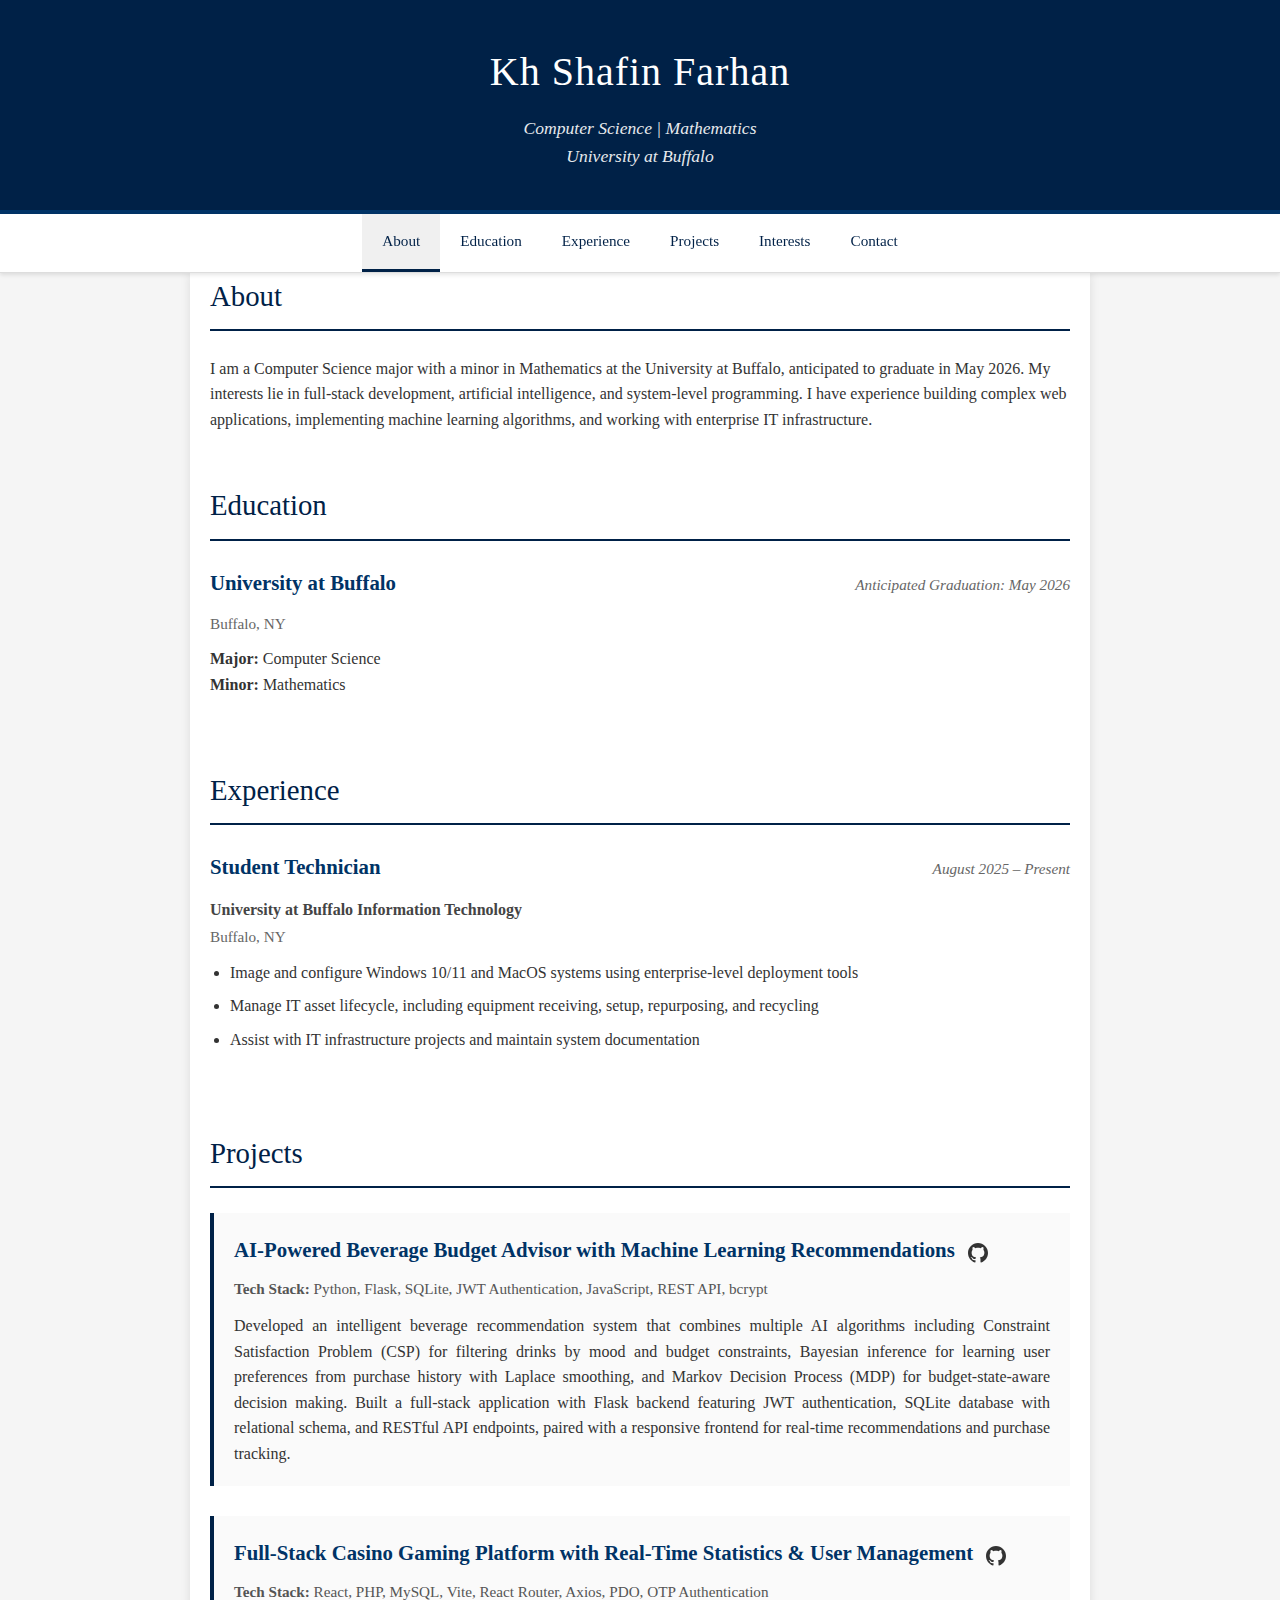
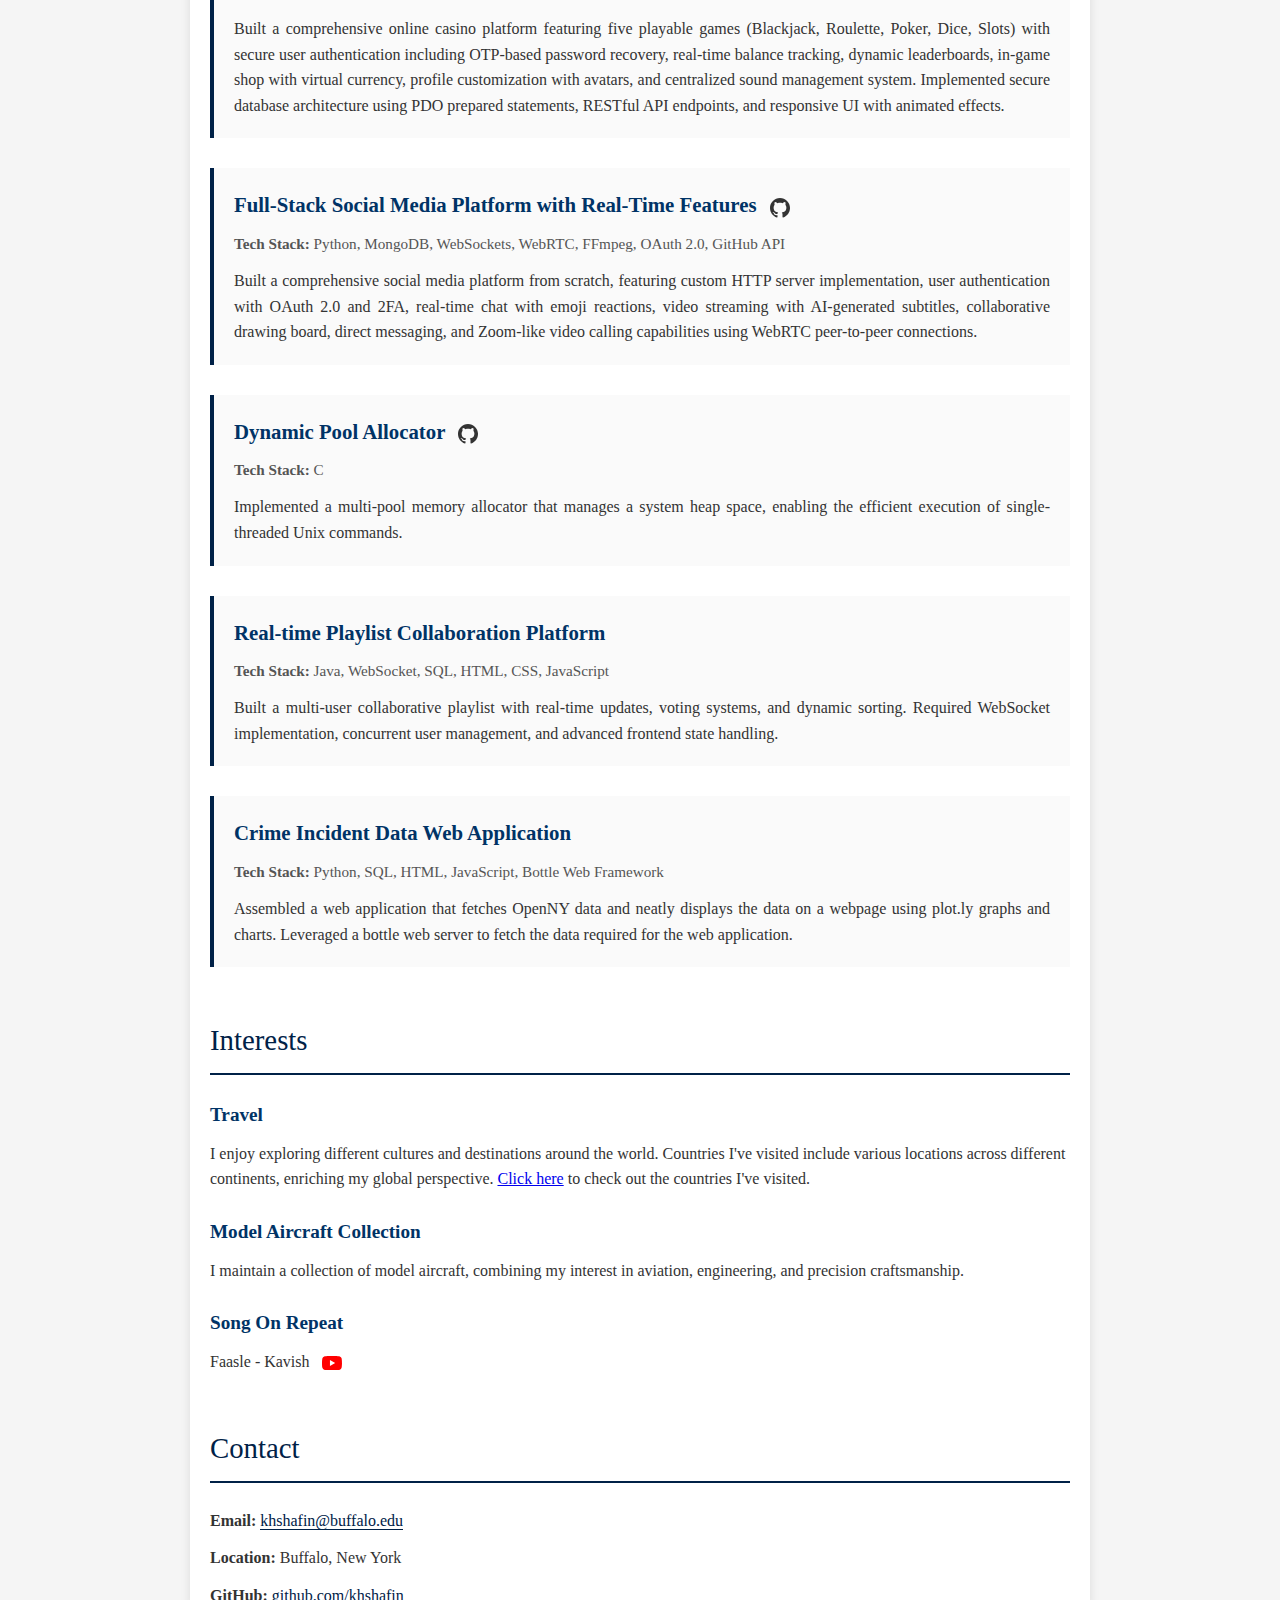
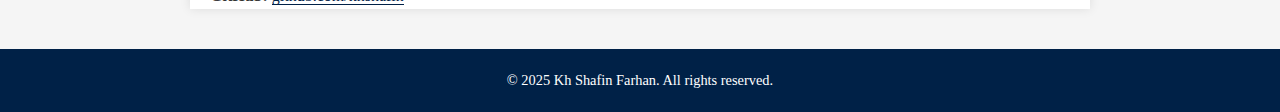
<file: index.html>
<!DOCTYPE html>
<html lang="en">
<head>
    <meta charset="UTF-8">
    <meta name="viewport" content="width=device-width, initial-scale=1.0">
    <title>Kh Shafin Farhan - CS Student</title>
    <link rel="stylesheet" href="styles.css">
</head>
<body>
    <header>
        <div class="container">
            <h1>Kh Shafin Farhan</h1>
            <p class="subtitle">Computer Science | Mathematics</p>
            <p class="subtitle">University at Buffalo</p>
        </div>
    </header>

    <nav>
        <div class="container">
            <ul>
                <li><a href="#about">About</a></li>
                <li><a href="#education">Education</a></li>
                <li><a href="#experience">Experience</a></li>
                <li><a href="#projects">Projects</a></li>
                <li><a href="#interests">Interests</a></li>
                <li><a href="#contact">Contact</a></li>
            </ul>
        </div>
    </nav>

    <main class="container">
        <section id="about">
            <h2>About</h2>
            <p>I am a Computer Science major with a minor in Mathematics at the University at Buffalo, anticipated to graduate in May 2026. My interests lie in full-stack development, artificial intelligence, and system-level programming. I have experience building complex web applications, implementing machine learning algorithms, and working with enterprise IT infrastructure.</p>
        </section>

        <section id="education">
            <h2>Education</h2>
            <div class="entry">
                <div class="entry-header">
                    <h3>University at Buffalo</h3>
                    <span class="date">Anticipated Graduation: May 2026</span>
                </div>
                <p class="location">Buffalo, NY</p>
                <p><strong>Major:</strong> Computer Science</p>
                <p><strong>Minor:</strong> Mathematics</p>
            </div>
        </section>

        <section id="experience">
            <h2>Experience</h2>
            <div class="entry">
                <div class="entry-header">
                    <h3>Student Technician</h3>
                    <span class="date">August 2025 – Present</span>
                </div>
                <p class="organization">University at Buffalo Information Technology</p>
                <p class="location">Buffalo, NY</p>
                <ul>
                    <li>Image and configure Windows 10/11 and MacOS systems using enterprise-level deployment tools</li>
                    <li>Manage IT asset lifecycle, including equipment receiving, setup, repurposing, and recycling</li>
                    <li>Assist with IT infrastructure projects and maintain system documentation</li>
                </ul>
            </div>
        </section>

        <section id="projects">
            <h2>Projects</h2>
            
            <div class="project">
                <h3>AI-Powered Beverage Budget Advisor with Machine Learning Recommendations <a href="https://github.com/khshafin/Smart-Beverage-Budget-Advisor" target="_blank" class="github-link" title="View on GitHub">
                    <svg xmlns="http://www.w3.org/2000/svg" width="20" height="20" viewBox="0 0 24 24" fill="currentColor">
                        <path d="M12 0c-6.626 0-12 5.373-12 12 0 5.302 3.438 9.8 8.207 11.387.599.111.793-.261.793-.577v-2.234c-3.338.726-4.033-1.416-4.033-1.416-.546-1.387-1.333-1.756-1.333-1.756-1.089-.745.083-.729.083-.729 1.205.084 1.839 1.237 1.839 1.237 1.07 1.834 2.807 1.304 3.492.997.107-.775.418-1.305.762-1.604-2.665-.305-5.467-1.334-5.467-5.931 0-1.311.469-2.381 1.236-3.221-.124-.303-.535-1.524.117-3.176 0 0 1.008-.322 3.301 1.23.957-.266 1.983-.399 3.003-.404 1.02.005 2.047.138 3.006.404 2.291-1.552 3.297-1.23 3.297-1.23.653 1.653.242 2.874.118 3.176.77.84 1.235 1.911 1.235 3.221 0 4.609-2.807 5.624-5.479 5.921.43.372.823 1.102.823 2.222v3.293c0 .319.192.694.801.576 4.765-1.589 8.199-6.086 8.199-11.386 0-6.627-5.373-12-12-12z"/>
                    </svg>
                </a></h3>
                <p class="tech-stack"><strong>Tech Stack:</strong> Python, Flask, SQLite, JWT Authentication, JavaScript, REST API, bcrypt</p>
                <p>Developed an intelligent beverage recommendation system that combines multiple AI algorithms including Constraint Satisfaction Problem (CSP) for filtering drinks by mood and budget constraints, Bayesian inference for learning user preferences from purchase history with Laplace smoothing, and Markov Decision Process (MDP) for budget-state-aware decision making. Built a full-stack application with Flask backend featuring JWT authentication, SQLite database with relational schema, and RESTful API endpoints, paired with a responsive frontend for real-time recommendations and purchase tracking.</p>
            </div>

            <div class="project">
                <h3>Full-Stack Casino Gaming Platform with Real-Time Statistics & User Management <a href="https://github.com/khshafin/Gamblers-Paradise" target="_blank" class="github-link" title="View on GitHub">
                    <svg xmlns="http://www.w3.org/2000/svg" width="20" height="20" viewBox="0 0 24 24" fill="currentColor">
                        <path d="M12 0c-6.626 0-12 5.373-12 12 0 5.302 3.438 9.8 8.207 11.387.599.111.793-.261.793-.577v-2.234c-3.338.726-4.033-1.416-4.033-1.416-.546-1.387-1.333-1.756-1.333-1.756-1.089-.745.083-.729.083-.729 1.205.084 1.839 1.237 1.839 1.237 1.07 1.834 2.807 1.304 3.492.997.107-.775.418-1.305.762-1.604-2.665-.305-5.467-1.334-5.467-5.931 0-1.311.469-2.381 1.236-3.221-.124-.303-.535-1.524.117-3.176 0 0 1.008-.322 3.301 1.23.957-.266 1.983-.399 3.003-.404 1.02.005 2.047.138 3.006.404 2.291-1.552 3.297-1.23 3.297-1.23.653 1.653.242 2.874.118 3.176.77.84 1.235 1.911 1.235 3.221 0 4.609-2.807 5.624-5.479 5.921.43.372.823 1.102.823 2.222v3.293c0 .319.192.694.801.576 4.765-1.589 8.199-6.086 8.199-11.386 0-6.627-5.373-12-12-12z"/>
                    </svg>
                </a></h3>
                <p class="tech-stack"><strong>Tech Stack:</strong> React, PHP, MySQL, Vite, React Router, Axios, PDO, OTP Authentication</p>
                <p>Built a comprehensive online casino platform featuring five playable games (Blackjack, Roulette, Poker, Dice, Slots) with secure user authentication including OTP-based password recovery, real-time balance tracking, dynamic leaderboards, in-game shop with virtual currency, profile customization with avatars, and centralized sound management system. Implemented secure database architecture using PDO prepared statements, RESTful API endpoints, and responsive UI with animated effects.</p>
            </div>

            <div class="project">
                <h3>Full-Stack Social Media Platform with Real-Time Features <a href="https://github.com/khshafin/Connect" target="_blank" class="github-link" title="View on GitHub">
                    <svg xmlns="http://www.w3.org/2000/svg" width="20" height="20" viewBox="0 0 24 24" fill="currentColor">
                        <path d="M12 0c-6.626 0-12 5.373-12 12 0 5.302 3.438 9.8 8.207 11.387.599.111.793-.261.793-.577v-2.234c-3.338.726-4.033-1.416-4.033-1.416-.546-1.387-1.333-1.756-1.333-1.756-1.089-.745.083-.729.083-.729 1.205.084 1.839 1.237 1.839 1.237 1.07 1.834 2.807 1.304 3.492.997.107-.775.418-1.305.762-1.604-2.665-.305-5.467-1.334-5.467-5.931 0-1.311.469-2.381 1.236-3.221-.124-.303-.535-1.524.117-3.176 0 0 1.008-.322 3.301 1.23.957-.266 1.983-.399 3.003-.404 1.02.005 2.047.138 3.006.404 2.291-1.552 3.297-1.23 3.297-1.23.653 1.653.242 2.874.118 3.176.77.84 1.235 1.911 1.235 3.221 0 4.609-2.807 5.624-5.479 5.921.43.372.823 1.102.823 2.222v3.293c0 .319.192.694.801.576 4.765-1.589 8.199-6.086 8.199-11.386 0-6.627-5.373-12-12-12z"/>
                    </svg>
                </a></h3>
                <p class="tech-stack"><strong>Tech Stack:</strong> Python, MongoDB, WebSockets, WebRTC, FFmpeg, OAuth 2.0, GitHub API</p>
                <p>Built a comprehensive social media platform from scratch, featuring custom HTTP server implementation, user authentication with OAuth 2.0 and 2FA, real-time chat with emoji reactions, video streaming with AI-generated subtitles, collaborative drawing board, direct messaging, and Zoom-like video calling capabilities using WebRTC peer-to-peer connections.</p>
            </div>

            <div class="project">
                <h3>Dynamic Pool Allocator <a href="https://github.com/khshafin/Multi-Pool-Dynamic-Memory-Allocator" target="_blank" class="github-link" title="View on GitHub">
                    <svg xmlns="http://www.w3.org/2000/svg" width="20" height="20" viewBox="0 0 24 24" fill="currentColor">
                        <path d="M12 0c-6.626 0-12 5.373-12 12 0 5.302 3.438 9.8 8.207 11.387.599.111.793-.261.793-.577v-2.234c-3.338.726-4.033-1.416-4.033-1.416-.546-1.387-1.333-1.756-1.333-1.756-1.089-.745.083-.729.083-.729 1.205.084 1.839 1.237 1.839 1.237 1.07 1.834 2.807 1.304 3.492.997.107-.775.418-1.305.762-1.604-2.665-.305-5.467-1.334-5.467-5.931 0-1.311.469-2.381 1.236-3.221-.124-.303-.535-1.524.117-3.176 0 0 1.008-.322 3.301 1.23.957-.266 1.983-.399 3.003-.404 1.02.005 2.047.138 3.006.404 2.291-1.552 3.297-1.23 3.297-1.23.653 1.653.242 2.874.118 3.176.77.84 1.235 1.911 1.235 3.221 0 4.609-2.807 5.624-5.479 5.921.43.372.823 1.102.823 2.222v3.293c0 .319.192.694.801.576 4.765-1.589 8.199-6.086 8.199-11.386 0-6.627-5.373-12-12-12z"/>
                    </svg>
                </a></h3>
                <p class="tech-stack"><strong>Tech Stack:</strong> C</p>
                <p>Implemented a multi-pool memory allocator that manages a system heap space, enabling the efficient execution of single-threaded Unix commands.</p>
            </div>

            <div class="project">
                <h3>Real-time Playlist Collaboration Platform</h3>
                <p class="tech-stack"><strong>Tech Stack:</strong> Java, WebSocket, SQL, HTML, CSS, JavaScript</p>
                <p>Built a multi-user collaborative playlist with real-time updates, voting systems, and dynamic sorting. Required WebSocket implementation, concurrent user management, and advanced frontend state handling.</p>
            </div>

            <div class="project">
                <h3>Crime Incident Data Web Application</h3>
                <p class="tech-stack"><strong>Tech Stack:</strong> Python, SQL, HTML, JavaScript, Bottle Web Framework</p>
                <p>Assembled a web application that fetches OpenNY data and neatly displays the data on a webpage using plot.ly graphs and charts. Leveraged a bottle web server to fetch the data required for the web application.</p>
            </div>
        </section>

        <section id="interests">
            <h2>Interests</h2>
            <div class="interest-category">
                <h3>Travel</h3>
                <p>I enjoy exploring different cultures and destinations around the world. Countries I've visited include various locations across different continents, enriching my global perspective. <a href="globe.html">Click here</a> to check out the countries I've visited.</p>
            </div>
            <div class="interest-category">
                <h3>Model Aircraft Collection</h3>
                <p>I maintain a collection of model aircraft, combining my interest in aviation, engineering, and precision craftsmanship.</p>
            </div>
            <div class="interest-category">
                <h3>Song On Repeat</h3>
                <p>Faasle - Kavish <a href="https://youtu.be/JqLFnz7C_Io?si=GdhNJkYhrXBq_iVq" target="_blank" class="youtube-link" title="Watch on YouTube">
                    <svg xmlns="http://www.w3.org/2000/svg" width="20" height="20" viewBox="0 0 24 24" fill="currentColor">
                        <path d="M23.498 6.186a3.016 3.016 0 0 0-2.122-2.136C19.505 3.545 12 3.545 12 3.545s-7.505 0-9.377.505A3.017 3.017 0 0 0 .502 6.186C0 8.07 0 12 0 12s0 3.93.502 5.814a3.016 3.016 0 0 0 2.122 2.136c1.871.505 9.376.505 9.376.505s7.505 0 9.377-.505a3.015 3.015 0 0 0 2.122-2.136C24 15.93 24 12 24 12s0-3.93-.502-5.814zM9.545 15.568V8.432L15.818 12l-6.273 3.568z"/>
                    </svg>
                </a></p>
            </div>
        </section>

        <section id="contact">
            <h2>Contact</h2>
            <p><strong>Email:</strong> <a href="mailto:khshafin@buffalo.edu">khshafin@buffalo.edu</a></p>
            <p><strong>Location:</strong> Buffalo, New York</p>
            <p><strong>GitHub:</strong> <a href="https://github.com/khshafin" target="_blank">github.com/khshafin</a></p>
        </section>
    </main>

    <footer>
        <div class="container">
            <p>&copy; 2025 Kh Shafin Farhan. All rights reserved.</p>
        </div>
    </footer>

    <script src="script.js"></script>
</body>
</html>
</file>
<file: styles.css>
/* Reset and Base Styles */
* {
    margin: 0;
    padding: 0;
    box-sizing: border-box;
}

body {
    font-family: Georgia, 'Times New Roman', serif;
    line-height: 1.6;
    color: #333;
    background-color: #f5f5f5;
}

.container {
    max-width: 900px;
    margin: 0 auto;
    padding: 0 20px;
}

/* Header */
header {
    background-color: #002147;
    color: white;
    padding: 40px 0;
    text-align: center;
    border-bottom: 4px solid #003366;
}

header h1 {
    font-size: 2.5em;
    font-weight: normal;
    margin-bottom: 10px;
    letter-spacing: 1px;
}

.subtitle {
    font-size: 1.1em;
    font-style: italic;
    opacity: 0.9;
}

/* Navigation */
nav {
    background-color: #fff;
    border-bottom: 1px solid #ddd;
    position: sticky;
    top: 0;
    z-index: 100;
    box-shadow: 0 2px 4px rgba(0,0,0,0.1);
}

nav ul {
    list-style: none;
    display: flex;
    justify-content: center;
    flex-wrap: wrap;
    padding: 0;
}

nav li {
    margin: 0;
}

nav a {
    display: block;
    padding: 15px 20px;
    text-decoration: none;
    color: #002147;
    font-size: 0.95em;
    transition: background-color 0.3s, border-bottom-color 0.3s;
    border-bottom: 3px solid transparent;
    position: relative;
}

nav a:hover {
    background-color: #f0f0f0;
}

nav a.active {
    background-color: #f0f0f0;
    border-bottom-color: #002147;
}

/* Main Content */
main {
    background-color: white;
    padding: 40px 20px;
    margin: 30px auto;
    box-shadow: 0 0 10px rgba(0,0,0,0.1);
}

section {
    margin-bottom: 50px;
}

section:last-child {
    margin-bottom: 0;
}

h2 {
    font-size: 1.8em;
    color: #002147;
    border-bottom: 2px solid #002147;
    padding-bottom: 10px;
    margin-bottom: 25px;
    font-weight: normal;
}

h3 {
    font-size: 1.3em;
    color: #003366;
    margin-bottom: 8px;
    font-weight: 600;
}

/* Entry styles (Education, Experience) */
.entry {
    margin-bottom: 30px;
    padding-bottom: 20px;
    border-bottom: 1px solid #eee;
}

.entry:last-child {
    border-bottom: none;
}

.entry-header {
    display: flex;
    justify-content: space-between;
    align-items: baseline;
    flex-wrap: wrap;
    margin-bottom: 5px;
}

.date {
    color: #666;
    font-style: italic;
    font-size: 0.95em;
}

.organization {
    font-weight: 600;
    color: #444;
    margin-bottom: 3px;
}

.location {
    color: #666;
    font-size: 0.95em;
    margin-bottom: 10px;
}

.entry ul {
    margin-left: 20px;
    margin-top: 10px;
}

.entry li {
    margin-bottom: 8px;
}

/* Projects */
.project {
    margin-bottom: 30px;
    padding: 20px;
    background-color: #fafafa;
    border-left: 4px solid #002147;
}

.project h3 {
    margin-bottom: 10px;
}

.github-link {
    display: inline-flex;
    align-items: center;
    margin-left: 8px;
    color: #333;
    text-decoration: none;
    transition: color 0.3s, transform 0.2s;
    vertical-align: middle;
}

.github-link:hover {
    color: #002147;
    transform: scale(1.1);
}

.github-link svg {
    display: block;
}

.tech-stack {
    color: #555;
    font-size: 0.95em;
    margin-bottom: 12px;
}

.project p {
    text-align: justify;
}

/* Interests */
.interest-category {
    margin-bottom: 25px;
}

.interest-category h3 {
    font-size: 1.2em;
    margin-bottom: 10px;
}

.youtube-link {
    display: inline-flex;
    align-items: center;
    margin-left: 8px;
    color: #FF0000;
    text-decoration: none;
    transition: color 0.3s, transform 0.2s;
    vertical-align: middle;
}

.youtube-link:hover {
    color: #CC0000;
    transform: scale(1.1);
}

.youtube-link svg {
    display: block;
}

/* Contact */
#contact p {
    margin-bottom: 12px;
}

#contact a {
    color: #002147;
    text-decoration: none;
    border-bottom: 1px solid #002147;
}

#contact a:hover {
    color: #003366;
    border-bottom: 2px solid #003366;
}

/* Footer */
footer {
    background-color: #002147;
    color: white;
    text-align: center;
    padding: 20px 0;
    margin-top: 40px;
}

footer p {
    font-size: 0.9em;
}

/* Responsive Design */
@media (max-width: 768px) {
    header {
        padding: 30px 0;
    }
    
    header h1 {
        font-size: 2em;
    }
    
    nav ul {
        justify-content: space-around;
        padding: 0 5px;
    }
    
    nav a {
        padding: 12px 10px;
        font-size: 0.85em;
    }
    
    .entry-header {
        flex-direction: column;
        align-items: flex-start;
    }
    
    .date {
        margin-top: 5px;
    }
    
    main {
        padding: 20px 15px;
        margin: 15px auto;
    }
    
    .project {
        padding: 15px;
    }
    
    .project h3 {
        font-size: 1.15em;
        line-height: 1.4;
    }
    
    .github-link {
        display: block;
        margin-left: 0;
        margin-top: 8px;
    }
}

@media (max-width: 480px) {
    header {
        padding: 20px 0;
    }
    
    header h1 {
        font-size: 1.6em;
    }
    
    .subtitle {
        font-size: 0.95em;
    }
    
    nav ul {
        padding: 0 2px;
    }
    
    nav a {
        padding: 10px 6px;
        font-size: 0.75em;
    }
    
    h2 {
        font-size: 1.5em;
    }
    
    h3 {
        font-size: 1.1em;
    }
    
    main {
        padding: 15px 10px;
        margin: 10px auto;
    }
    
    .project {
        padding: 12px;
    }
    
    .tech-stack {
        font-size: 0.9em;
    }
    
    .entry ul {
        margin-left: 15px;
    }
}

/* Touch device improvements */
@media (hover: none) and (pointer: coarse) {
    nav a {
        padding: 14px 12px;
    }
    
    nav a:hover {
        background-color: transparent;
    }
    
    nav a:active {
        background-color: #f0f0f0;
    }
    
    .github-link:hover {
        transform: none;
    }
    
    .youtube-link:hover {
        transform: none;
    }
}
</file>
